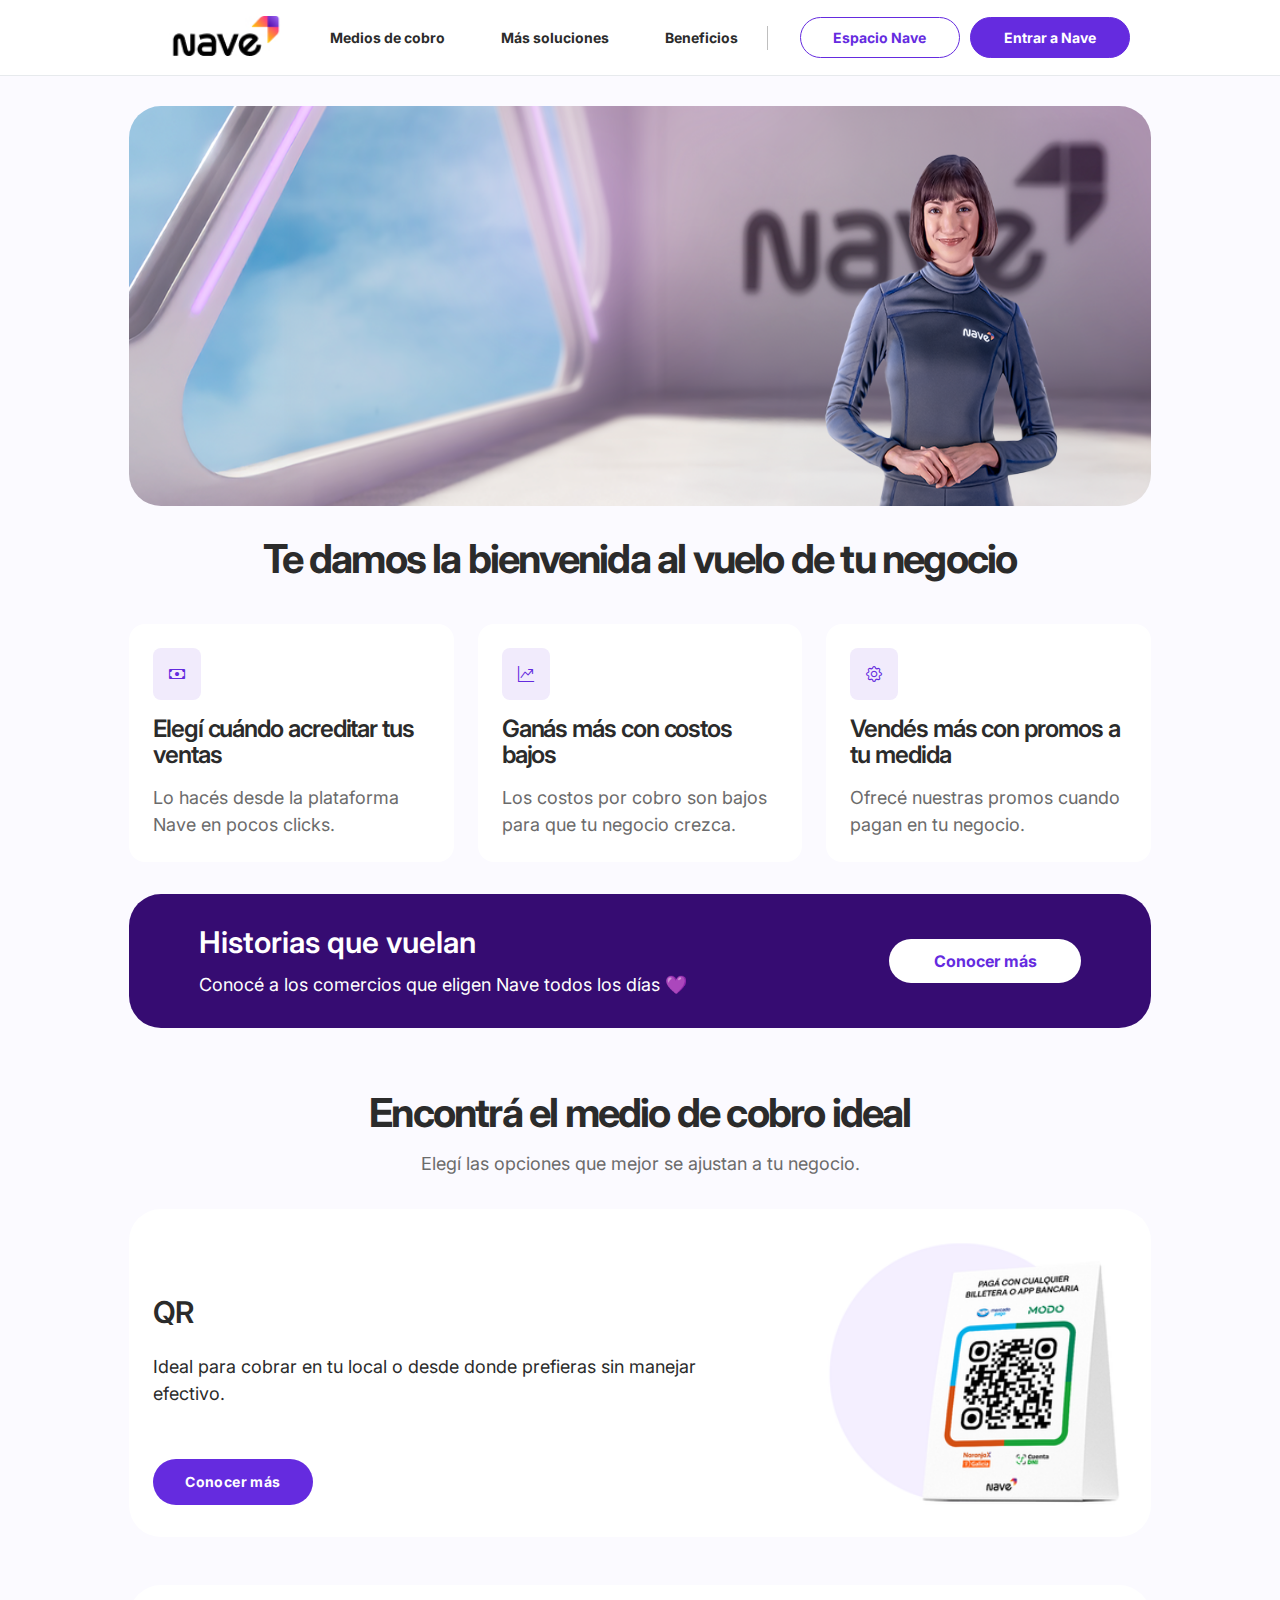
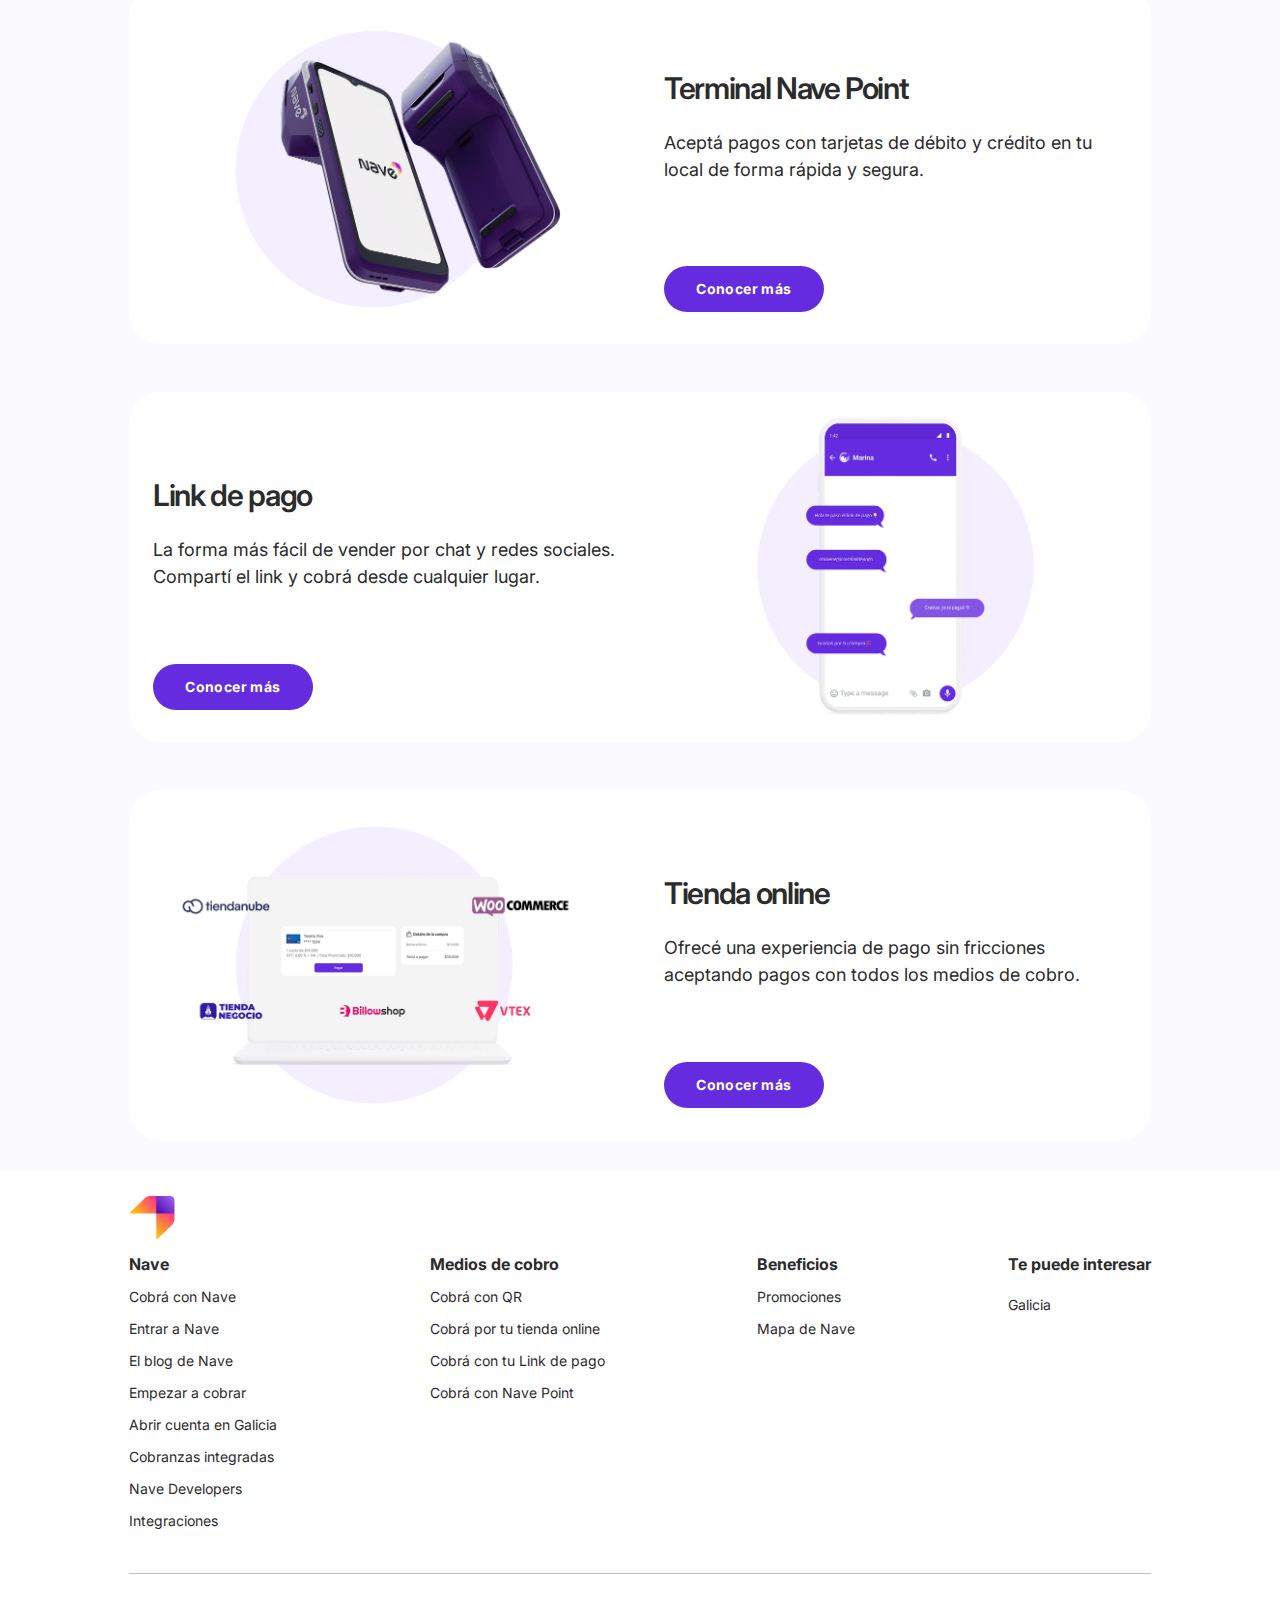
<file: index.html>
<!DOCTYPE html>
<html lang="es">
<head>
    <meta charset="UTF-8">
    <meta name="viewport" content="width=device-width, initial-scale=1.0">
    <title>Cobrá y recibí todos los pagos</title>
    <link rel="stylesheet" href="./style.css">
</head>


<body>
    <header class="header">
        <div class="header-container">

            <a href="#">
                    <img src="./images/Logo Nave.jpg" alt="Ir al inicio" title="Logo Nave.jpg">
            </a>

            <div class="btn-menu"> <!--SVG original de la pagina en un quilombo, no usar  -->
                <button><i class="bi bi-list"></i></button>
            </div>

            <nav>
                <ul class="header__nav-list">
                    <li><button>Medios de cobro</button></li>
                    <li><button>Más soluciones</button></li>
                    <li><button>Beneficios</button></li>
                </ul>
            </nav>

            <div class="logo-mobile">
                <a href="#">
                    <img src="./images/LogoNave-Mobile.jpg" alt="Ir al inicio" title="Logo Nave.jpg">
                </a>
            </div>

            <nav class="header__actions">
                <a class="header__actions-espacio"  href="#">Espacio Nave</a></li>
                <a class="header__actions-nave" href="#">Entrar a Nave</a></li>   
            </nav>

        </div>
            
    </header>

    <main>
        <div class="main__body">

            <div class="banner-inicio">
                <img src="./images/banner.png" alt="inicio">
            </div>
            
            
            <div class="separatorL">
            </div>
            

    <!-- SECCION VUELO DE TU NEGOCIO-->
            <section class="main__section-container">    
                <div class="main__section-titulo">
                    <h1 class="main-title">Te damos la bienvenida al vuelo de tu negocio</h1>
                </div> 

                <div class="separatorL">
                </div> 

                <!-- Beneficios-->   
                <div class="section-vuelo-beneficios">   
                        <!-- CAJA 1  -->
                        <div class="section-vuelo-cajas">
                            <div class="section-vuelo-icon">
                                <i class="bi bi-cash"></i>
                            </div>
                                
                            <div class="section-vuelo-text">
                                <h2 class="cards-beneficio">Elegí cuándo acreditar tus ventas</h2>
                                <p>Lo hacés desde la plataforma Nave en pocos clicks.</p>
                            </div>
                        </div>
                    
                        <!-- CAJA 2  -->
                        <div class="section-vuelo-cajas">
                            <div class="section-vuelo-icon"> 
                                <i class="bi bi-graph-up-arrow"></i>
                            </div>
                            <div class="section-vuelo-text">
                                <h2 class="cards-beneficio">Ganás más con costos bajos</h2>
                                <p>Los costos por cobro son bajos para que tu negocio crezca.</p>
                            </div>
                        </div>
                        
                        <!-- CAJA 3 -->
                        <div class="section-vuelo-cajas">
                            <div class="section-vuelo-icon">
                                <i class="bi bi-gear"></i>
                            </div>
                            <div class="section-vuelo-text">
                                <h2 class="cards-beneficio">Vendés más con promos a tu medida</h2>
                                <p>Ofrecé nuestras promos cuando pagan en tu negocio.</p>
                            </div>
                        </div>
                </div>
                
                <div class="separatorL">
                </div> 

                <!-- experiencias de usuarios -->
                <div class="section-vuelo-historias">

                    <div class="section-vuelo-historias-text">
                        <h2 class="title-historias">Historias que vuelan</h2>
                        <span>Conocé a los comercios que eligen Nave todos los días 💜 </span>
                    </div>

                    <div class="section-vuelo-historias-btn">
                        <a href="#">Conocer más</a>
                    </div>
                </div>
            </section>

    <!-- SECCION ENCONTRÁ EL MEDIO DE COBRO IDEAL -->
            <section class="main__section-container"> 
                <div class="separatorXL">
                </div> 

                <h1 class="main main-title">Encontrá el medio de cobro ideal</h1>
                <div class="separatorS"></div> 
                <p class="main__section-titulo">Elegí las opciones que mejor se ajustan a tu negocio.</p>
                    
                <div class="separatorL">
                </div> 

    <!-- CAJAS -->
                <div class="sectionB__cajas">
    <!-- Caja 1 QR-->
                    <div class="sectionB__container-text-img">
                        <div class="sectionB__container-text-btn">
                            <div class="sectionB__container-text">
                                <h2 class="title">QR</h2>
                                <p class="desc">Ideal para cobrar en tu local o desde donde prefieras sin manejar efectivo.</p>
                            </div>

                            <a class="btn-setionB" href="#">Conocer más</a>
                        </div>
                
                        <div>
                            <img src="./images/QR.png" alt="QR">
                        </div>
                    </div>

    <!-- Caja 2 Nave Point-->
                    <div class="sectionB__container-text-img-rev">
                        <div class="sectionB__container-text-btn">
                            <div class="sectionB__container-text">
                                <h2 class="title">Terminal Nave Point</h2>
                                <p class="desc">Aceptá pagos con tarjetas de débito y crédito en tu local de forma rápida y segura.</p>
                            </div>

                            <a class="btn-setionB" href="#">Conocer más</a>
                        </div>
                
                        <div>
                            <img src="./images/Terminal.png" alt="Nave Point">
                        </div>
                    </div>  

    <!-- Caja 3 Link Pago-->
                    <div class="sectionB__container-text-img">
                        <div class="sectionB__container-text-btn">
                            <div class="sectionB__container-text">
                                <h2 class="title">Link de pago</h2>
                                <p class="desc">La forma más fácil de vender por chat y redes sociales. Compartí el link y cobrá desde cualquier lugar.</p>
                            </div>

                            <a class="btn-setionB" href="#">Conocer más</a>
                        </div>
                
                        <div>
                            <img src="./images/Link de pago.png" alt="Link de pago">
                        </div>
                    </div>  

    <!-- Caja 4 Tienda online-->
                    <div class="sectionB__container-text-img-rev">
                        <div class="sectionB__container-text-btn">
                            <div class="sectionB__container-text">
                                <h2 class="title">Tienda online</h2>
                                <p class="desc">Ofrecé una experiencia de pago sin fricciones aceptando pagos con todos los medios de cobro.</p>
                            </div>

                            <a class="btn-setionB" href="#">Conocer más</a>
                        </div>
                
                        <div>
                            <img src="./images/Tienda online.png" alt="Tienda online">
                        </div>
                    </div>  
                </div> 
                
                <div class="separatorL">
                </div> 

            </section>

        </div>
    </main>

    <footer>
        <div class="footer__sectiona">
            <div>
                <img src="./images/LogoNave-Mobile.jpg" alt="Logo Nave">
            </div>

            <div class="footer_links">
                <div class="footer-links-cards"> 
                    <ul>
                        <li><span class="footer__links-title">Nave</span></li>
                        <li><a href="#">Cobrá con Nave</a></li>
                        <li><a href="#">Entrar a Nave</a></li>
                        <li><a href="#">El blog de Nave</a></li>
                        <li><a href="#">Empezar a cobrar</a></li>
                        <li><a href="#">Abrir cuenta en Galicia</a></li>
                        <li><a href="#">Cobranzas integradas</a></li>
                        <li><a href="#">Nave Developers</a></li>
                        <li><a href="#">Integraciones</a></li>
                    </ul>
                </div>

                <div class="footer-links-cards">
                    <ul>
                        <li><span class="footer__links-title" >Medios de cobro</span></li>
                        <li><a href="#">Cobrá con QR</a></li>
                        <li><a href="#">Cobrá por tu tienda online</a></li>
                        <li><a href="#">Cobrá con tu Link de pago</a></li>
                        <li><a href="#">Cobrá con Nave Point</a></li>
                    </ul>
                </div>

                <div class="footer-links-cards">
                    <ul>
                        <li><span class="footer__links-title">Beneficios</span></li>
                        <li><a href="#">Promociones</a></li>
                        <li><a href="#">Mapa de Nave</a></li>
                    </ul>
                </div>
            
                <div class="footer-links-cards">
                    <ul></ul>
                        <li><span class="footer__links-title">Te puede interesar</span></li>
                        <li><a href="#">Galicia</a></li>
                    </ul>
                </div>
            </div>
        </div>
    </footer>

</body>
</html>
</file>
<file: style.css>
@import url("https://cdn.jsdelivr.net/npm/bootstrap-icons@1.13.1/font/bootstrap-icons.min.css");
@import url('https://fonts.googleapis.com/css2?family=Inter:ital,opsz,wght@0,14..32,100..900;1,14..32,100..900&display=swap');



:root{
    --color-primario-100: #ffffff;
    --color-primario-200: #fbfaff;
    --color-primario-300:#f1ebfc;
    --color-primario-400: #e4d6ff;
    --color-primario-500:#6b6b6b;
    --color-primario-600:#632ade;
    --color-primario-700:#652bdf;
    --color-primario-900-box:#370d73;
    --color-primario-800:#360c72;
    --color-primario-900: #2b2b2b;
    --color-divider:#bfbfbf;
}

*{
    margin: 0;
    padding: 0;
    box-sizing: border-box;
    font-family:"Inter", sans-serif;
}

body{
    font-size: 100%;
    font-family: "Inter", sans-serif;
    overflow-x: visible;
    height: 100%;
    display: flex;
    flex-direction: column;
    background-color: var(--color-primario-100);
}


ul, ol, li{
    list-style: none;
}

button {
    background: none;
    border: none;
    padding: 0;
}

a{
    text-decoration: none;
    color: inherit; 
}

header{ 
    display: flex;
    flex-direction: row;
    justify-content: center;
    align-items: center;
    background-color: var(--color-primario-100);
    border-bottom: 1px solid #e7eaed;
    position: sticky;
    top: 0;
    width: 100%;
    height: 76px;
    z-index: 10;
}

.header-container{
    max-width: 1022px;
    display: flex;
    flex-direction: row;
    justify-content:space-between;
    align-items: center;
}

.header-container img{
    height: 40px;
}

.btn-menu{
    display: none;
}

.header__nav-list{
    display: flex;
    flex-direction: row;
    justify-content: space-between;
    align-items: center; 
}

.header__nav-list button{
    height: 41px;
    margin: 0px 4px;
    padding: 6px 24px;
    border-radius: 50px;
    font-size: 14px;
    font-weight: 700;
    color: var(--color-primario-900);
    white-space: nowrap;
    cursor: pointer;
}

.header__nav-list button:hover{
    background-color: var(--color-primario-400);
    color: var(--color-primario-800);
    
}

.header__nav-list::after {
    content: "";
    width: 1px;
    height: 24px;
    background-color: var(--color-divider);
    margin-left: 1px; 
}

.logo-mobile img{
    display: none;
}

.header__actions{
    display: flex;
    flex-direction: row;
    justify-content: space-between;
    align-items: center;
    height: 100%;
    width: 100%;
    font-weight: 700;
    gap: 10px
} 

.header__actions a{
    display: flex;
    align-items: center;
    justify-content: center;
    font-weight: 700;
    height: 41px;
    width: 160px;
    padding: 6px 24px;
    border-radius: 50px;
    border: 1px solid var(--color-primario-700);
    padding: 6px 24px;
    font-size: 14px;
}

.header__actions-espacio{
    background-color: var(--color-primario-100);
    color: var(--color-primario-700);
    margin-left: 32px;
}

.header__actions-espacio:hover{
    background-color: var(--color-primario-400);
    color: var(--color-primario-800);
    transition: all .4s ease-in-out 0s;
}

.header__actions-nave{
    background-color: var(--color-primario-700);
    color: var(--color-primario-100);
}

.header__actions-nave:hover{
    background-color: var(--color-primario-400);
    color: var(--color-primario-800);
    transition: all .4s ease-in-out 0s;
}

/* MAIN */

main{
    background-color: var(--color-primario-200)
}

.banner-inicio{
    display: flex; 
    justify-content: center;
    width: 100%;
    padding-top: 30px
}

.banner-inicio img{
    border-radius: 32px;
    height: 400px;
    max-width: 1100px;
    width: 100%;
}

.main__body{
    max-width: 1022px;
    width: calc(100% - 48px);
    margin: 0 auto;
    flex:1;
}

.main__section-container{
    display: flex;
    flex-direction: column;
    justify-content:center;
    margin: auto;
}

.main__section-titulo{
    width: 100%;
    text-align: center;
}

h1.main-title{
    font-size: 40px;
    font-weight: 700;
    color:var(--color-primario-900);
    line-height: 2.625rem;
    text-align: center;
    letter-spacing: -.045em
}

.separatorL{
    height: 32px;
    width: 100%;
}

.separatorXL{
    height: 64px;
    width: 100%;
}

.separatorS{
    height: 16px;
    width: 100%;
}

.section-vuelo-beneficios{
    display: flex;
    flex-direction: row;
    justify-content: space-evenly;
    align-items:center stretch; 
    width: 100%;   
    gap: 24px;
}

.section-vuelo-cajas{
    display: flex;
    flex-direction: column;
    justify-content: flex-start;
    align-items: flex-start;
    gap: 16px;
    background-color: white;
    border-radius: 16px;
    padding: 24px;
    margin-top: 12px;
    flex: 1
}

.section-vuelo-icon{
    font-size: 24;
    color: var(--color-primario-600);
    padding: 16px;
    border-radius: 8px;
    background-color: var(--color-primario-300);
}

.section-vuelo-text{
    display: flex;
    flex-direction: column;
    gap: 16px;
    width: 100%;
    flex-wrap: wrap;
}

h2.cards-beneficio{
    font-size: 24px;
    color: var(--color-primario-900);
    font-weight: 600;
    letter-spacing: -.045em;
    line-height: 1.625rem;
}

p{
    font-size: 18px;
    color: var(--color-primario-500);
    line-height: 1.5;
    font-weight: 400;
}

.section-vuelo-historias{
    background-color: var(--color-primario-800);
    display: flex;
    flex-direction: row;
    align-items: center;
    justify-content: space-between;
    padding: 32px 70px;
    border-radius: 32px;
    width: 100%;
}

.section-vuelo-historias-text{
    display: flex;
    flex-direction: column;
    justify-content: center;
    text-align: start;
    gap: 16px;
    width: 100%;
}

.section-vuelo-historias-text h2{
    font-size: 30px;
    color: var(--color-primario-100);
    font-weight: 600;
    line-height: 2rem;
}

.section-vuelo-historias span{
    color: var(--color-primario-100);
    font-weight: 400;
    font-size: 18px;
    line-height: 1.375rem;
}

.section-vuelo-historias-btn{
    display: flex;
    justify-content: end;
}

.section-vuelo-historias-btn a{
    display: flex;
    align-items: center;
    justify-content: center;
    background-color: var(--color-primario-100);
    color: var(--color-primario-700);
    font-size: 16px;
    font-weight: 700;
    line-height: 1.5rem;
    border-radius: 50px;
    cursor: pointer;
    padding: 10px 32px;
    min-width: 192px;
    min-height: 43px;
}

.section-vuelo-historias-btn:visited,
.section-vuelo-historias-btn:active {
    color: var(--color-primario-700)
}

.section-vuelo-historias-btn a:hover{
    background-color: black;
    color: var(--color-primario-400);
}

/* SECCION B */

.sectionB__cajas{
    display: flex;
    flex-direction: column;
    justify-content: space-evenly;
    align-items: stretch; 
    width: 100%;   
    gap: 48px;
}

.sectionB__container-text-img{
    background-color: var(--color-primario-100);
    display: flex;
    flex-direction: row;
    border-radius: 32px;
    overflow: hidden;

}

.sectionB__container-text-img-rev{
    background-color: var(--color-primario-100);
    display: flex;
    flex-direction: row-reverse;
    border-radius: 32px;
    overflow: hidden;
}

.sectionB__container-text-img-rev img{
    max-width: 511px;
    height: 100%;
    flex: 1
}

.sectionB__container-text-img-rev img:hover{
    transform: scale(1.05);
    transition: transform .4s ease;
    transform-origin: 50% 50%;
}

.sectionB__container-text-img img{
    max-width: 511px;
    height: 100%;
    flex: 1
}

.sectionB__container-text-img img:hover{
    transform: scale(1.05);
    transition: transform .4s ease;
    transform-origin: 50% 50%;
}

.sectionB__container-text-btn{
    display: flex;
    flex-direction: column;
    justify-content: space-between;
    position: relative;
    padding: 32px 24px;
}

.sectionB__container-text-btn{
    display: flex;
    flex-direction: column;
    justify-content: space-between;
    position: relative;
    padding: 32px 24px;
    gap: 32px;
}

.sectionB__container-text{
    display: flex;
    flex-direction: column;
    justify-content: center;
    text-align: start;
    margin-top: 54px;
}

h2.title{
    line-height: 34px;
    letter-spacing: -.045em;
    color: var(--color-primario-900);
    font-size: 30px;
    font-weight: 600;
    margin-bottom: 24px;
    text-size-adjust: auto;
}

p.desc{
    color: var(--color-primario-900);
}

a.btn-setionB{
    display: flex;
    justify-content: center;
    align-items: center;
    width: 160px;
    padding: 6px 24px;
    border-radius: 50px;
    border: 1px solid transparent;
    padding: 10px 32px;
    font-size: 14px;
    font-weight: 700;
    line-height: 1.5rem;
    letter-spacing: .02857em;
    text-align: center;
    background-color: var(--color-primario-700);
    color: var(--color-primario-100);
    cursor: pointer;
    white-space: nowrap; 
    margin-top: 20px;
}

a.btn-setionB:hover{
    background-color: var(--color-primario-900-box);
    transition: all .4s ease-in-out 0s;
}

/* Footer */

footer{
    background-color: var(--color-primario-100);
    padding: 24px;
}

.footer__sectiona{
    max-width: 1022px;
    margin: 0 auto;
    border-bottom: 1px solid var(--color-divider);
    padding-bottom: 32px;
}

.footer_links{
    display: flex;
    flex-direction: row;
    justify-content: space-between;
    align-items: start;
}

.footer-links-cards{
    display: flex;
    flex-direction: column;
    justify-content: center;
}

.footer-links-cards li{
    margin: 8px 0px;
    font-size: 14px;
    line-height: 1.5rem;
    font-weight: 400;
    color: var(--color-primario-900);
}

.footer__links-title{
    font-size: 16px;
    font-weight: 700;
}


@media screen and (max-width: 991px) {

/* Header */

    .header-container{
        display: flex;
        flex-direction: row;
        align-items: center;
        justify-content: center;
    }

    .header-container img{
        display: none;
    }

    .btn-menu{
        position: absolute;
        left: 24px;
        width: 40px;
        height: 40px;
        display:flex;
        justify-content: center;
        align-items: center;
    }

    .btn-menu i{
        font-size: 24px;
        font-weight: 700;
        color: #2b2b2b;
    } 
    
    .logo-mobile img{
        display: flex;
        justify-content: center;
        left: 50%;
    }

    .header__nav-list,
    .header__actions{
        display: none;
    }

    h1.main-title{
        font-size: 30px;
    }

@media screen and (max-width: 767px){

     /* Inicio */

    .banner-inicio img{
        height: auto;
        width: 100%;
        border-radius: 0;
    }

    .module-banner{
        display: grid;
        gap: 26px;
        padding: 24px;
    }
    

    /* Section A */

    .section-vuelo-beneficios{
        display: flex;
        flex-direction: column;
        justify-content: space-evenly;
        align-items:center; 
        gap: 8px;
        width: 100%;
        padding: 0px;
        height: auto;
    }

    body h1{
        margin: 0;
        font-size: 30px;
        line-height: 2.25rem;
    }

    .section-vuelo-cajas{
        width: 100%;
        
    }

    .section-vuelo-cajas h2{
        font-size: 20px;
    }   

    .section-vuelo-cajas p{
        font-size: 16px;
    }

    .section-vuelo-historias{
        display: flex;
        flex-direction: column;
        padding: 32px 70px;
        gap: 32px;
    }

    .section-vuelo-historias-text h2{
        font-size: 24px;
    }

    .section-vuelo-historias-btn{
        justify-content: center;
        width: 100%;
    }

    .section-vuelo-historias-btn a{
        width: 100%;
    }

    /* Sección B */
    .sectionB__container-text-img{
        display: flex;
        flex-direction: column-reverse;    
    }

    .sectionB__container-text-img-rev{  
        display: flex;
        flex-direction: column-reverse;
    }   

    .sectionB__container-text-img-rev img{
        width: 100%;
        height: 100%;
    }

    .sectionB__container-text-img img{
        width: 100%;
        height: 100%;
    }

    .sectionB__container-text-btn{
        display:flex;
        align-items: center;
    }

    a.btn-setionB{
        width: 100%;
    }

    .sectionB__container-text{
        display: flex;
        flex-direction: column;
        height: 100%;
        margin: 0px;
        text-size-adjust: 100%;
    }
    
        /* Footer */

    .footer_links{
        display: grid;
        grid-template-columns: repeat(2, 1fr);
        grid-template-rows: repeat(2, auto);
        grid-column-gap: 24px;
        grid-row-gap: 8px;
    }

    .footer-img{
        display: flex;
        justify-content: center;
        width: 100%;
        margin-bottom: 16px;
    }
}
}
</file>
